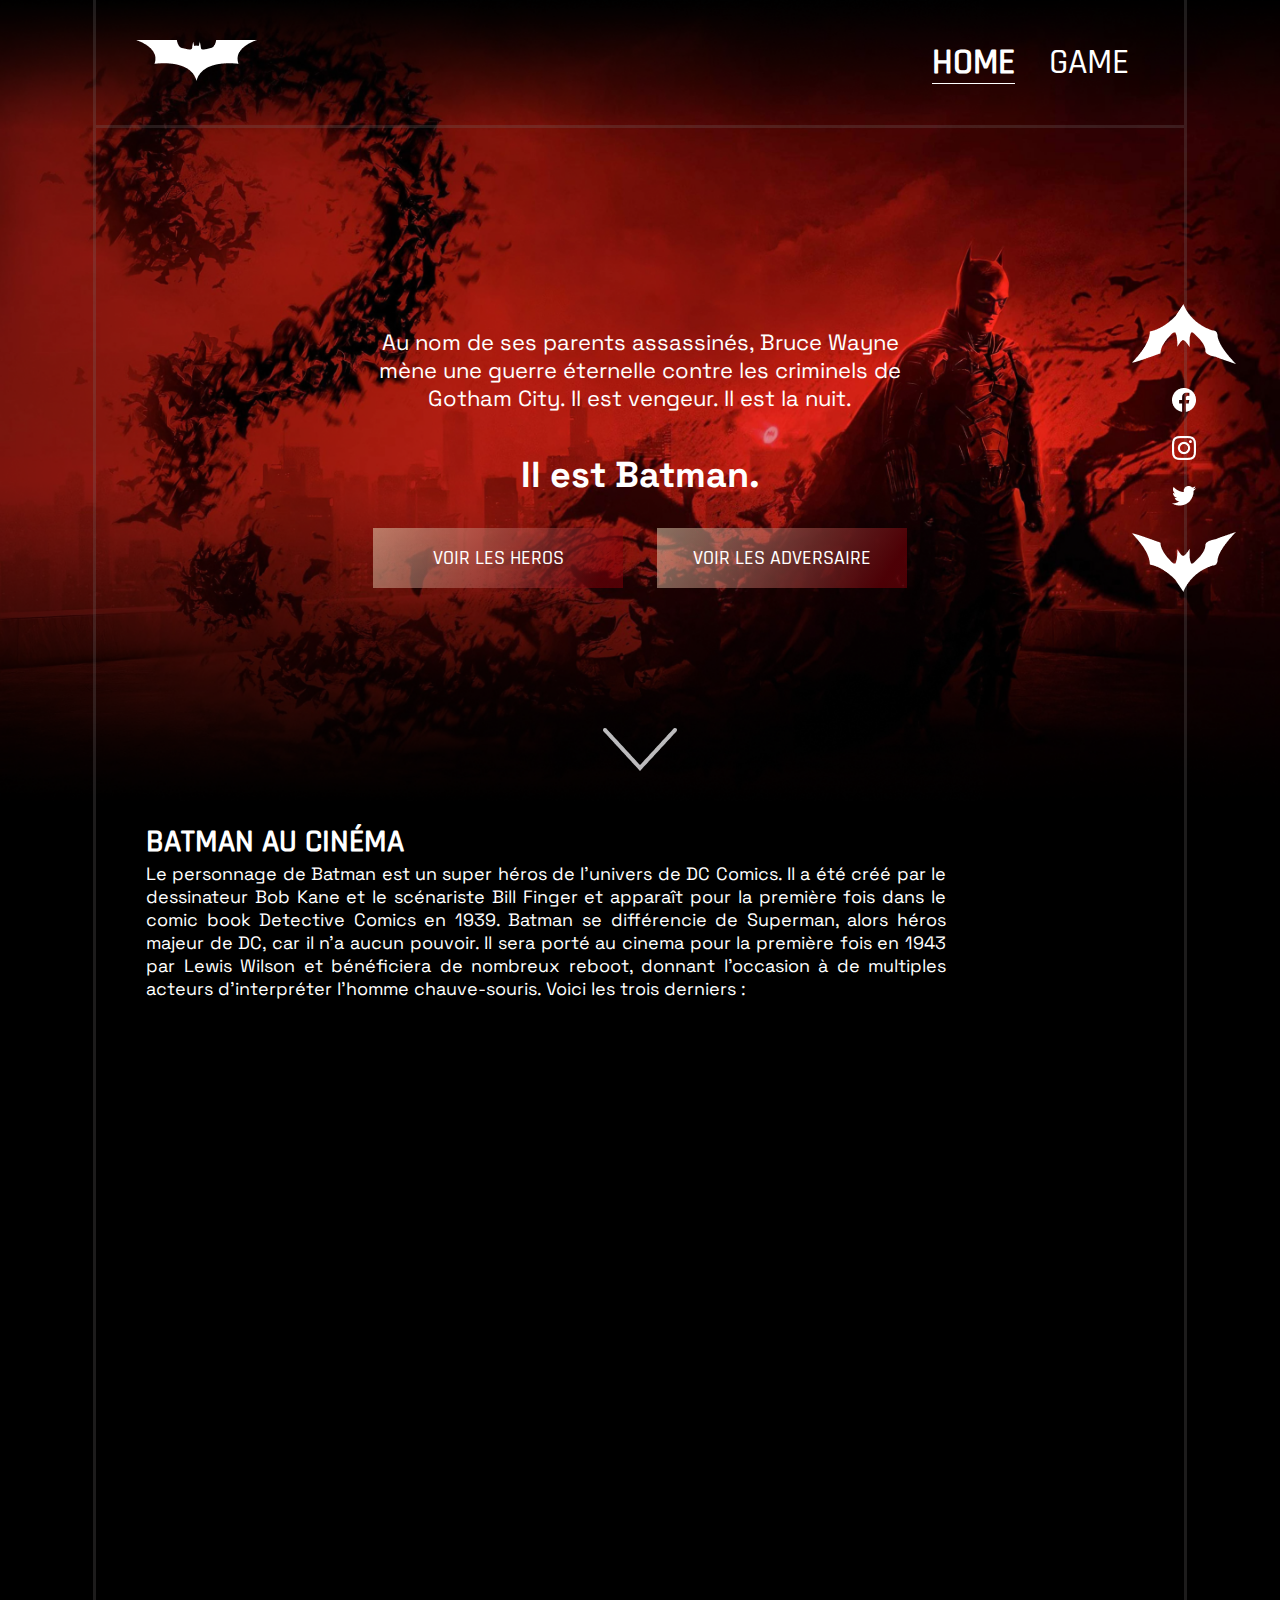
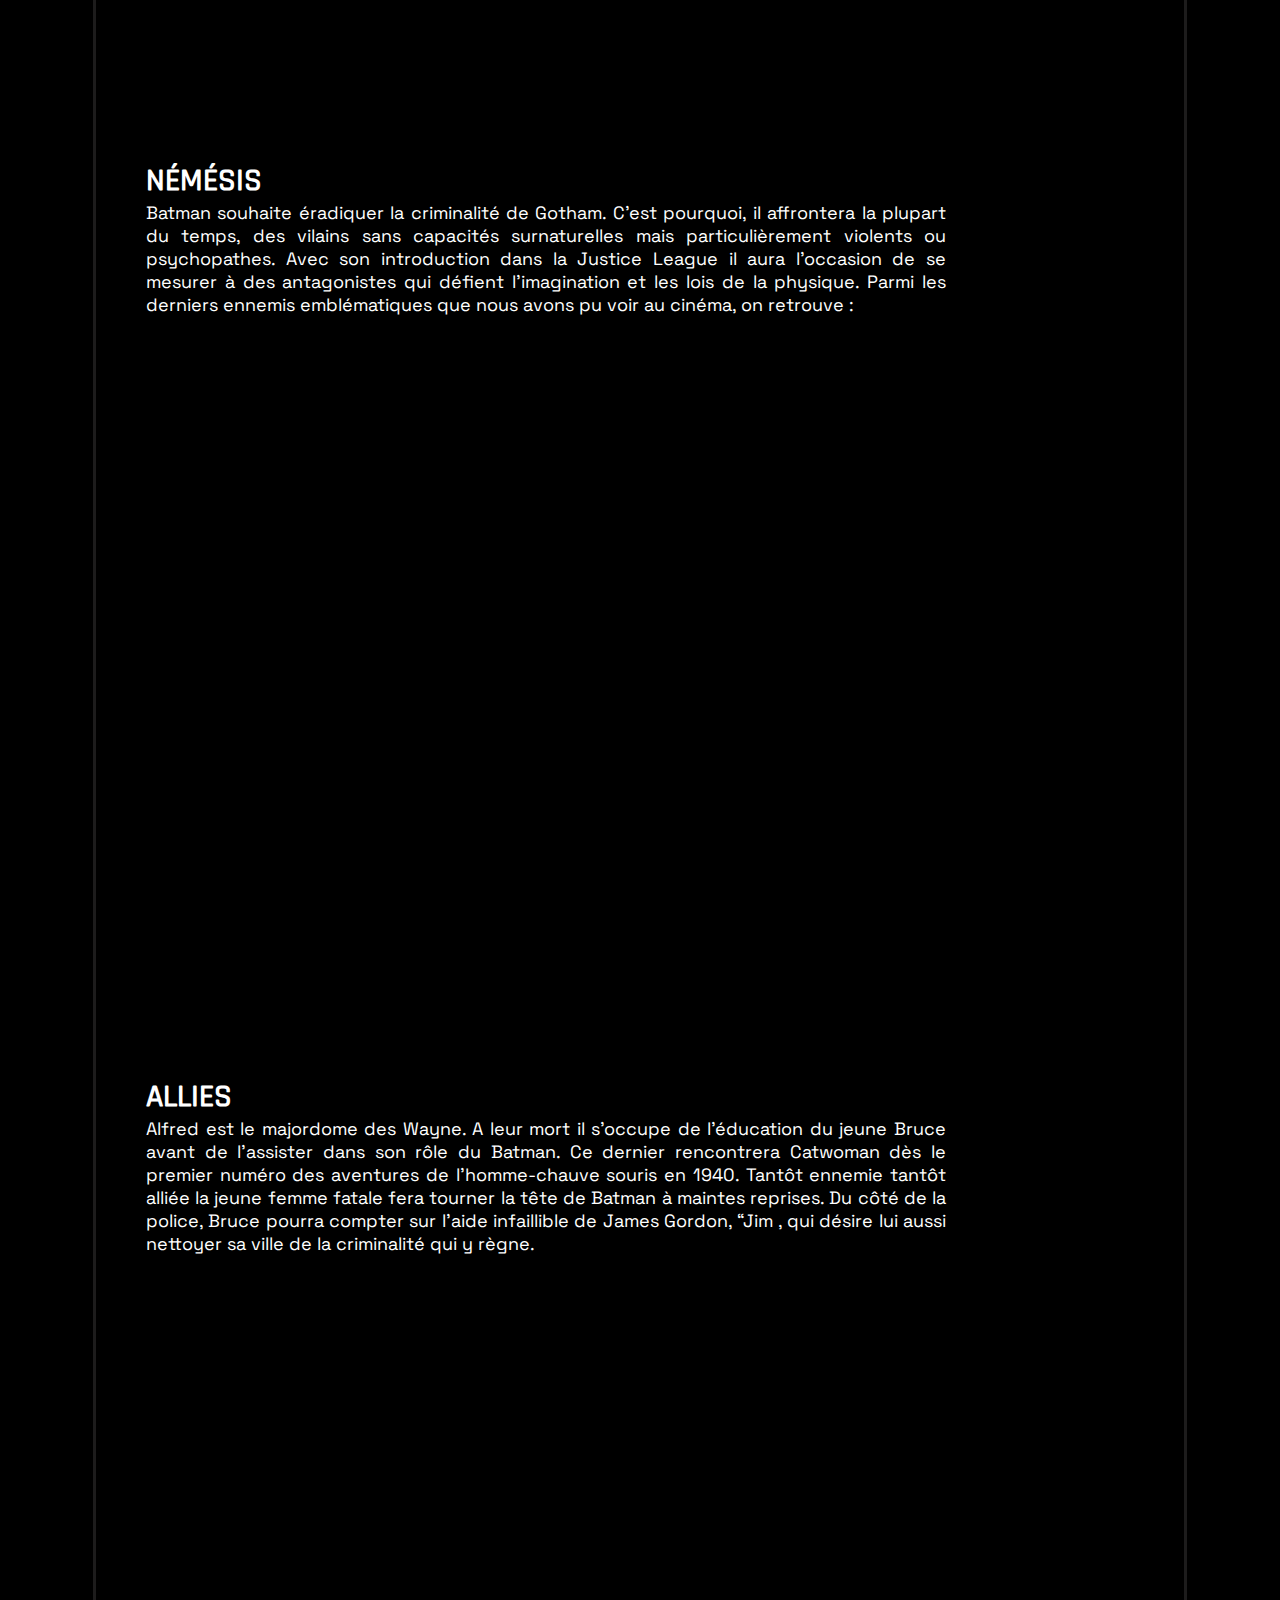
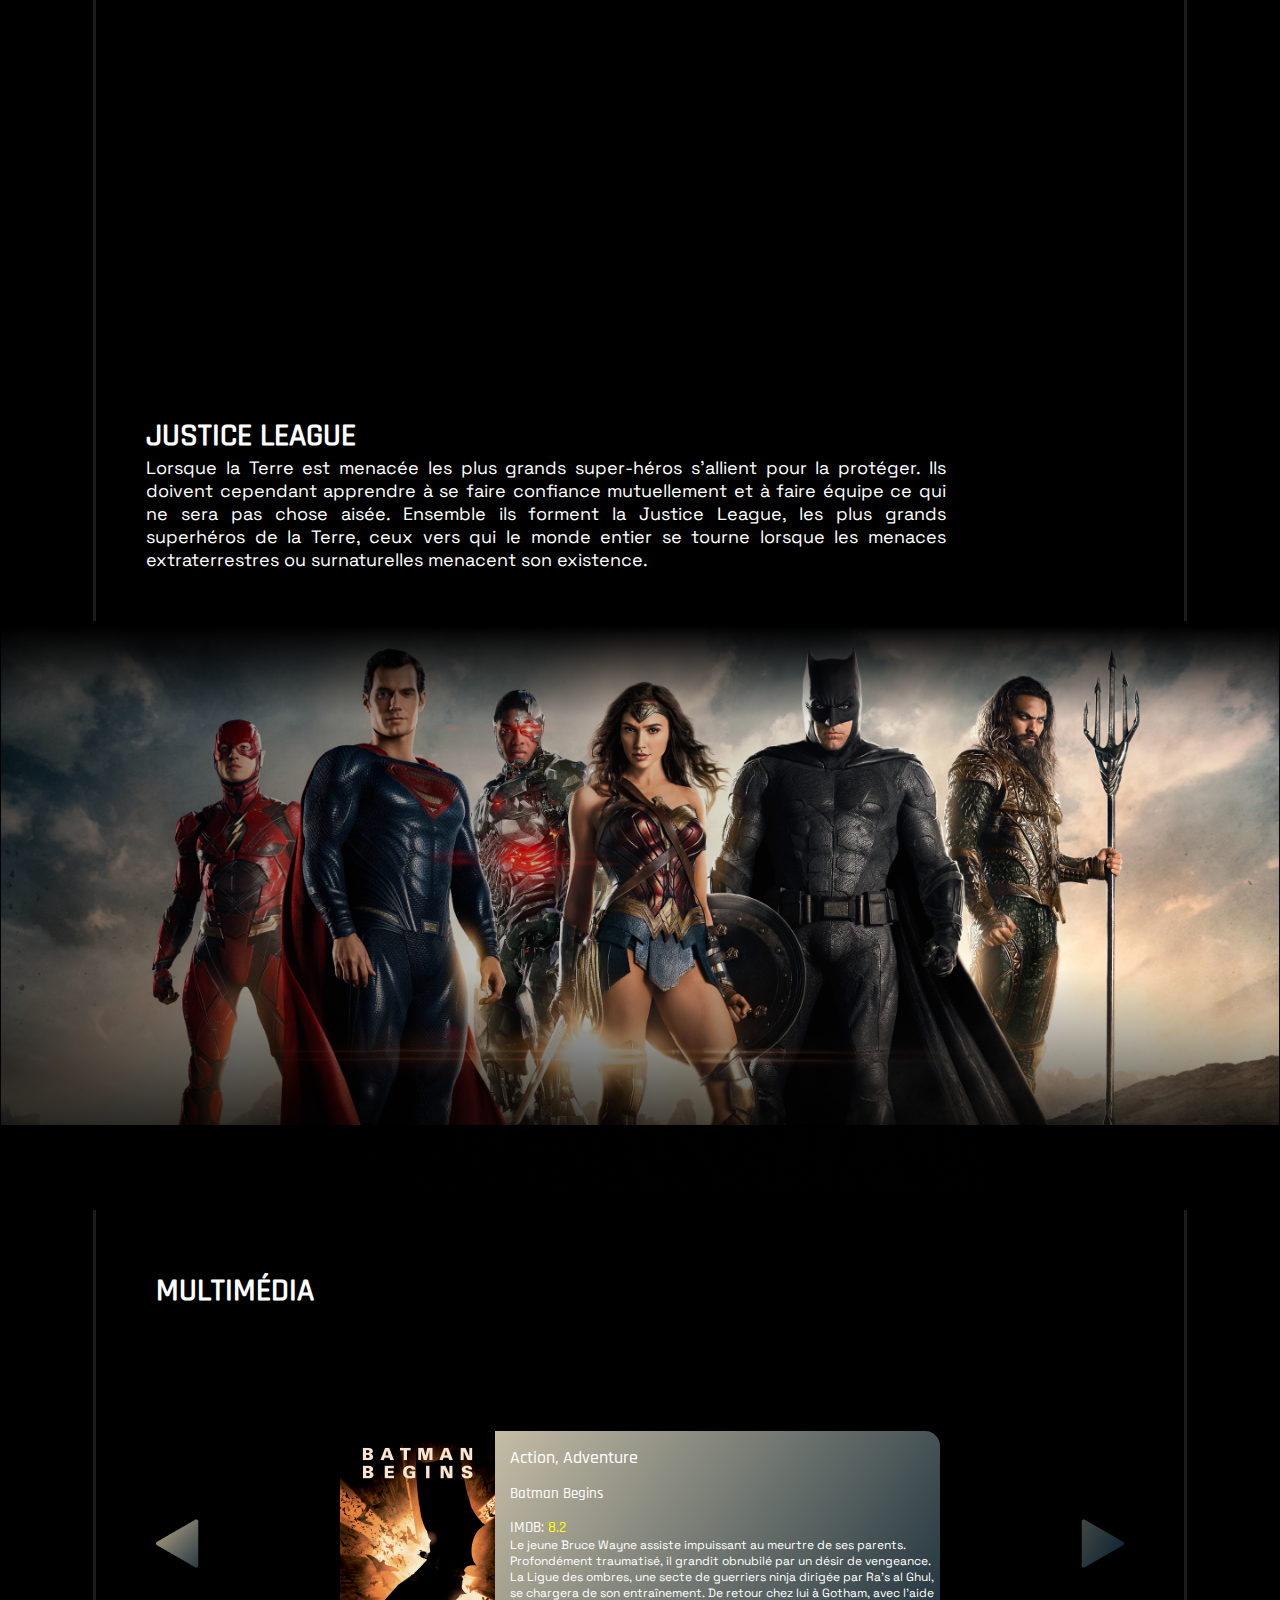
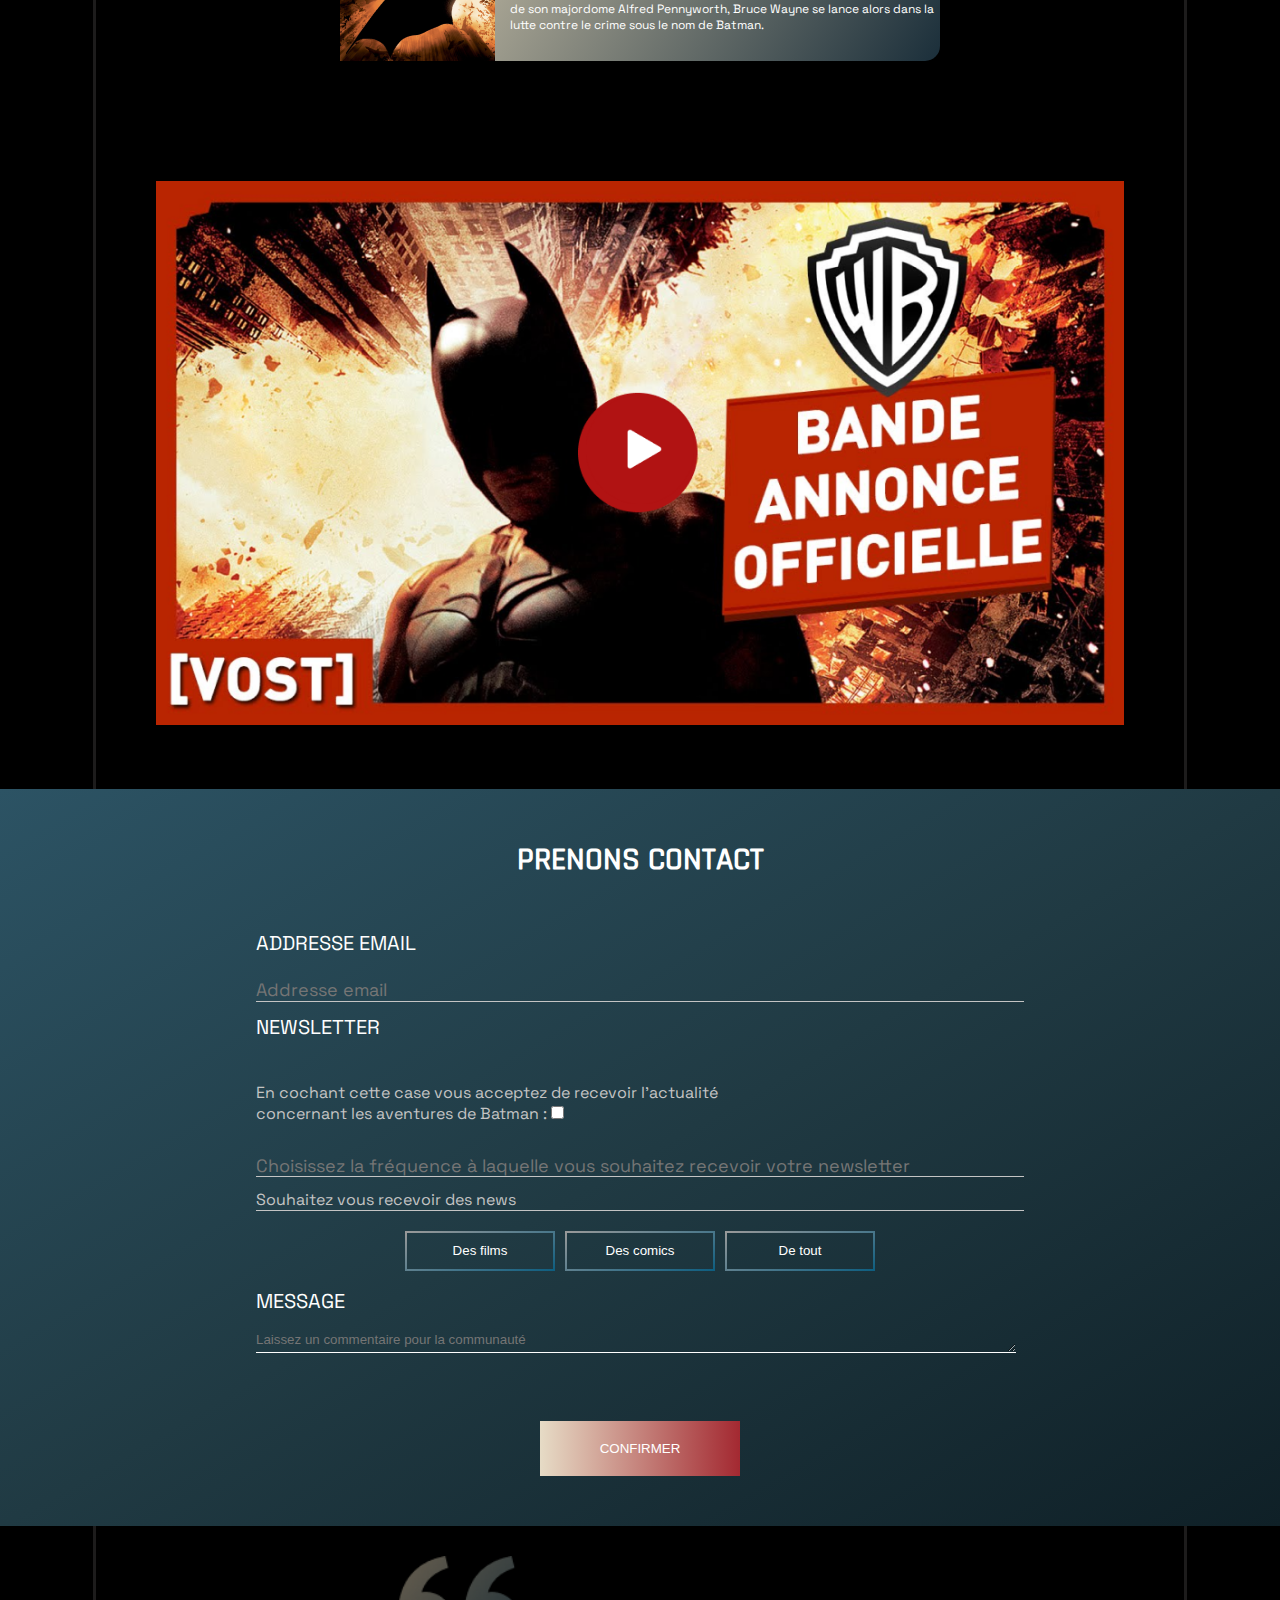
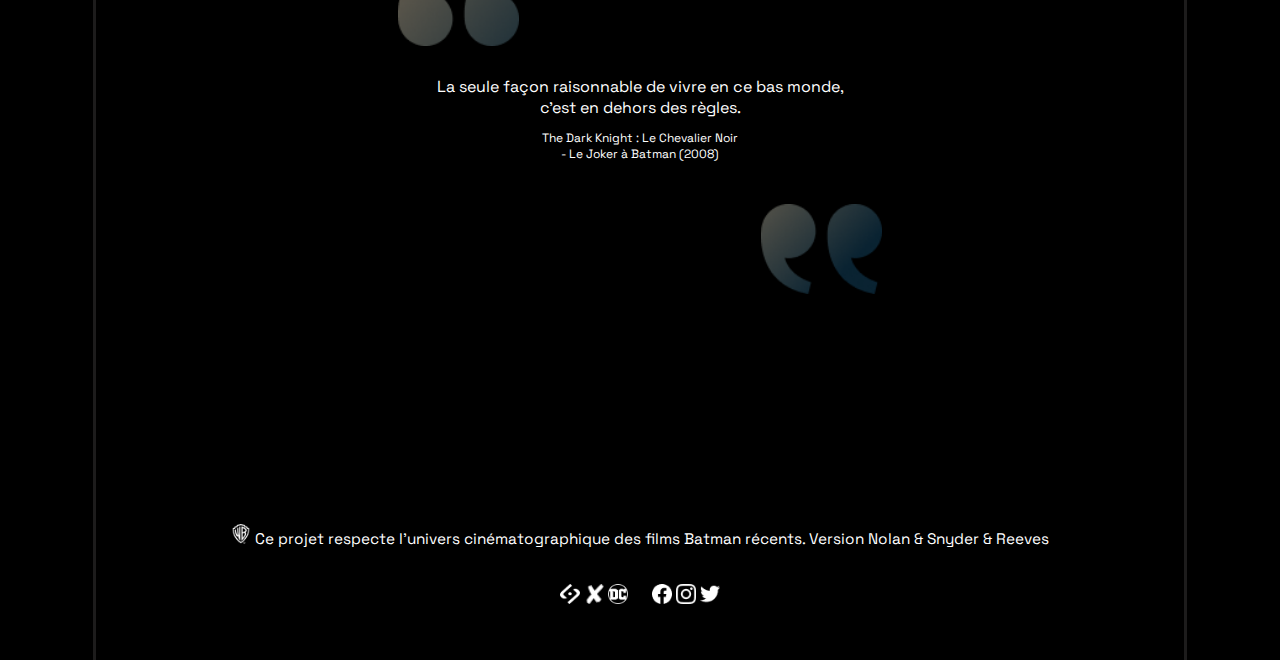
<file: index.html>
<!DOCTYPE html>
<html lang="fr">

<head>
    <meta charset="UTF-8">
    <meta http-equiv="X-UA-Compatible" content="IE=edge">
    <meta name="viewport" content="width=device-width, initial-scale=1.0">
    <title>BATMAN</title>
    <link rel="stylesheet" href="styles/styles.css">
    <script src="js/jquery-3.6.0.min.js"></script>
</head>

<body id="home_body">
    <div class="aside">
        <div class="aside-item">
            <div class="content allLogos">
                <a href="#survole-haut" class="survole"><img class="logoAside" src="Logos/logo_bat_flèche.png" alt="flèche pour remonter en haut"></a>
            </div>
            <div class="content">
                <a href=""> <img class="logoAside effet_jaune allLogos" src="Logos/icon_facebook.png" alt=""></a>
            </div>
            <div class="content">
                <a href=""> <img class="logoAside effet_jaune allLogos" src="Logos/icon_ig.png" alt=""></a>
            </div>
            <div class="content">
                <a href=""> <img class="logoAside effet_jaune allLogos" src="Logos/icon_tw.png" alt=""></a>
            </div>
            <div class="content">
                <a href="#survole_pied" class="survole "><img class="logoAside allLogos" src="Logos/logo_bat_flèche_2.png" alt="flèche pour aller vers footer"></a>
            </div>
        </div>
    </div>
    <header id="survole-haut">
        <nav class="link_header">
            <div class="link_logo">
                <a href="index.html"><img src="Logos/logohome.png" class="allLogos" alt="Logo home"></a>
            </div>
            <div class="link_header_grp">
                <a href="index.html" class="indexhome">HOME</a>
                <a href="Game.html">GAME</a>
            </div>
        </nav>
    </header>
    <!--begin section entete -->
    <div class="allBorder">
        <div class="container">
            <p class="container_paragraphe">
                Au nom de ses parents assassinés, Bruce Wayne mène une guerre éternelle contre les criminels de Gotham City. Il est vengeur. Il est la nuit.
            </p>
            <h2 class="title_batman">Il est Batman.</h2>
            <div class="container_grpButton">
                <a href="#batcine">VOIR LES HEROS</a>
                <a href="#nemesis">VOIR LES ADVERSAIRE</a>
                <div class="container_flecheDown">
                    <img src="Logos/flèche_down_header.png" alt="flèche vers le bas">
                </div>
            </div>
        </div>
        <!--end section entete -->
        <div class="box">
            <div class="box_paragraphe" id="batcine">
                <h1>BATMAN AU CINÉMA</h1>
                <p>
                    Le personnage de Batman est un super héros de l’univers de DC Comics. Il a été créé par le dessinateur Bob Kane et le scénariste Bill Finger et apparaît pour la première fois dans le comic book Detective Comics en 1939. Batman se différencie de Superman,
                    alors héros majeur de DC, car il n’a aucun pouvoir. Il sera porté au cinema pour la première fois en 1943 par Lewis Wilson et bénéficiera de nombreux reboot, donnant l’occasion à de multiples acteurs d’interpréter l’homme chauve-souris.
                    Voici les trois derniers :
                </p>
            </div>
            <div class="box_card caherOUI">
                <div class="card-item">
                    <div class="item">
                        <img src="Home/Bathome2.png" alt="" width="100%" height="auto">
                        <div class="item_actor">
                            <div class="acteur">
                                <img src="Home/rond.png" alt="" width="40px" height="auto">
                                <h6>Robert Pattinson (2022)</h6>
                            </div>
                        </div>
                    </div>

                </div>
                <div class="card-item">
                    <div class="item">
                        <img src="Home/Bathome3.png" alt="" width="100%" height="auto">
                        <div class="item_actor">
                            <div class="acteur">
                                <div class="acteur">
                                    <img src="Home/rond.png" alt="" width="40px" height="auto">

                                    <h6>Christian Bale (2006 2008 2012)</h6>
                                </div>
                            </div>
                        </div>
                    </div>

                </div>
                <div class="card-item">
                    <div class="item">
                        <img src="Home/Bathome4.png" alt="" width="100%" height="auto">
                        <div class="item_actor">
                            <div class="acteur">
                                <img src="Home/rond.png" alt="" width="100%" height="auto">
                                <h6>Ben Affleck 20016- 2017/2020 2023</h6>
                            </div>
                        </div>
                    </div>

                </div>
            </div>
        </div>
        <!-- nemesis -->
        <div class="box" id="nemesis">
            <div class="box_paragraphe">
                <h1>NÉMÉSIS</h1>
                <p>
                    Batman souhaite éradiquer la criminalité de Gotham. C’est pourquoi, il affrontera la plupart du temps, des vilains sans capacités surnaturelles mais particulièrement violents ou psychopathes. Avec son introduction dans la Justice League il aura l’occasion
                    de se mesurer à des antagonistes qui défient l’imagination et les lois de la physique. Parmi les derniers ennemis emblématiques que nous avons pu voir au cinéma, on retrouve :
                </p>
            </div>
            <div class="box_card caherOUI">
                <div class="card-item">
                    <div class="item">
                        <img src="Home/Bathome5.png" alt="" width="100%" height="auto">
                        <div class="item_actor">
                            <div class="acteur">
                                <img src="Home/rond.png" alt="" width="40px" height="auto">
                                <h6>The Riddler Paul Dano(2022)</h6>
                            </div>
                        </div>
                    </div>

                </div>
                <div class="card-item">
                    <div class="item">
                        <img src="Home/Bathome6.png" alt="" width="100%" height="auto">
                        <div class="item_actor">
                            <div class="acteur">
                                <div class="acteur">
                                    <img src="Home/rond.png" alt="" width="40px" height="auto">

                                    <h6>Le Joker Heath Ledger(2008)</h6>
                                </div>
                            </div>
                        </div>
                    </div>

                </div>
                <div class="card-item">
                    <div class="item">
                        <img src="Home/Bathome7.png" alt="" width="100%" height="auto">
                        <div class="item_actor">
                            <div class="acteur">
                                <img src="Home/rond.png" alt="" width="100%" height="auto">
                                <h6>Darkseid Ray Porter(2022)</h6>
                            </div>
                        </div>
                    </div>

                </div>
            </div>
        </div>
        <!-- ALLES -->
        <div class="box">
            <div class="box_paragraphe">
                <h1>ALLIES</h1>
                <p>
                    Alfred est le majordome des Wayne. A leur mort il s’occupe de l’éducation du jeune Bruce avant de l’assister dans son rôle du Batman. Ce dernier rencontrera Catwoman dès le premier numéro des aventures de l’homme-chauve souris en 1940. Tantôt ennemie
                    tantôt alliée la jeune femme fatale fera tourner la tête de Batman à maintes reprises. Du côté de la police, Bruce pourra compter sur l’aide infaillible de James Gordon, “Jim , qui désire lui aussi nettoyer sa ville de la criminalité
                    qui y règne.
                </p>
            </div>
            <div class="box_card caherOUI">
                <div class="card-item">
                    <div class="item">
                        <img src="Home/Bathome9.png" alt="" width="100%" height="auto">
                        <div class="item_actor">
                            <div class="acteur">
                                <img src="Home/rond.png" alt="" width="40px" height="auto">
                                <h6>Alfred Pennyworth Michael Cain(2006 2008 2012)</h6>
                            </div>
                        </div>
                    </div>

                </div>
                <div class="card-item">
                    <div class="item">
                        <img src="Home/Bathome8.png" alt="" width="100%" height="auto">
                        <div class="item_actor">
                            <div class="acteur">
                                <div class="acteur">
                                    <img src="Home/rond.png" alt="" width="40px" height="auto">

                                    <h6>Catwoman Zoé Kravitz(2008)</h6>
                                </div>
                            </div>
                        </div>
                    </div>

                </div>
                <div class="card-item">
                    <div class="item">
                        <img src="Home/Bathome10.png" alt="" width="100%" height="auto">
                        <div class="item_actor">
                            <div class="acteur">
                                <img src="Home/rond.png" alt="" width="100%" height="auto">
                                <h6>James Gordon(2014 2019)</h6>
                            </div>
                        </div>
                    </div>

                </div>
            </div>
        </div>
        <!-- Justice league -->
        <div class="box">
            <div class="box_paragraphe">
                <h1>JUSTICE LEAGUE</h1>
                <p>
                    Lorsque la Terre est menacée les plus grands super-héros s’allient pour la protéger. Ils doivent cependant apprendre à se faire confiance mutuellement et à faire équipe ce qui ne sera pas chose aisée. Ensemble ils forment la Justice League, les plus grands
                    superhéros de la Terre, ceux vers qui le monde entier se tourne lorsque les menaces extraterrestres ou surnaturelles menacent son existence.
                </p>
            </div>
        </div>
    </div>

    <div class="justiceLeague">
        <img src="Home/Bathome11.png" alt="" width="100%" height="auto">
    </div>
    <div class="allBorder2">
        <!-- Multimedia -->
        <div class="Mutli">
            <h1 class="txt_presentation">MULTIMÉDIA</h1>
            <div class="cart_faddin">
                <div class="controle">
                    <img src="Logos/icon_flèche_1.png" alt="">
                </div>
                <div class="controle">
                    <div class="cart1">
                        <img src="Home/Bathome_ba1.png" alt="">
                        <div class="article">
                            <h1>Action, Adventure</h1>
                            <h2>Batman Begins</h2>
                            <h3>IMDB: <span>8.2</span></h3>
                            <p>
                                Le jeune Bruce Wayne assiste impuissant au meurtre de ses parents. Profondément traumatisé, il grandit obnubilé par un désir de vengeance. La Ligue des ombres, une secte de guerriers ninja dirigée par Ra's al Ghul, se chargera de son entraînement. De
                                retour chez lui à Gotham, avec l'aide de son majordome Alfred Pennyworth, Bruce Wayne se lance alors dans la lutte contre le crime sous le nom de Batman.
                            </p>
                        </div>
                    </div>
                </div>
                <div class="controle">
                    <img src="Logos/icon_flèche_2.png" alt="">
                </div>
            </div>
            <div class="bande_annonce">
                <img src="Home/Bathome_ba2.png" alt="" width="100%" height="auto">
                <img src="Logos/icon_player.png" alt="" width="100%" height="auto" class="iconPlayer">
            </div>
        </div>
    </div>
    <!-- PRENOMS CONTACT -->
    <div class="contact">
        <div class="contact-bloc">
            <form action="">
                <h1>PRENONS CONTACT</h1>
                <label for="mail" class="label1">ADDRESSE EMAIL</label>
                <input type="text" id="mail" placeholder="Addresse email">
                <h3>NEWSLETTER</h3>
                <label for="nws" class="label2">En cochant cette case vous acceptez de recevoir l’actualité concernant les
            aventures de Batman : <input type="checkbox" id="nws"></label>
                <!-- dropdown list -->
                <div class="dropdown">
                    <input type="text" class="dropdown-in" disabled placeholder="Choisissez la fréquence à laquelle vous souhaitez recevoir votre newsletter">
                    <div class="dropdown-content">
                        <a href="#">Link 1</a>
                        <a href="#">Link 2</a>
                        <a href="#">Link 3</a>
                    </div>
                </div>
                <p>Souhaitez vous recevoir des news </p>
                <div class="btn-groupe">
                    <button class="allLogos">Des films</button><button class="allLogos">Des comics</button><button class="allLogos">De tout</button>
                </div>
                <h3>MESSAGE</h3>
                <textarea name="" id="" cols="30" rows="10" placeholder="Laissez un commentaire pour la communauté"></textarea>
                <div class="bloc-confirmer"><button class="confirmer allLogos">CONFIRMER</button></div>
            </form>
        </div>
    </div>
    <!-- footer section -->
    <footer class="pied">
        <div class="foot-citation">
            <div class="bloc-citation">
                <div class="sect-citation">
                    <div class="item-citation item-citation1"><img src="Logos/icon_guillemets_1.png" alt="" width="25%" height="auto"></div>
                    <div class="item-citation2">
                        <p class="citation">La seule façon raisonnable de vivre en ce bas monde, c'est en dehors des règles.</p>
                        <p class="cit2">The Dark Knight : Le Chevalier Noir <br>- Le Joker à Batman (2008)</p>
                    </div>
                    <div class="item-citation item-citation3"><img src="Logos/icon_guillemets_2.png" width="25%" height="auto" alt=""></div>
                </div>
            </div>
            <div class="nav-footer">
                <p class="petit-presentation"><img src="Logos/icon_WB.png" class="allLogos" alt="logo warner bros"> Ce projet respecte l’univers cinématographique des films Batman récents. Version Nolan & Snyder & Reeves</p>
                <div class="bloc-icon">
                    <div class="grp-icon1">
                        <img src="Logos/logo_sayna_white.png" id="logo_foot" alt="" class="allLogos">
                        <img src="Logos/icon_x.png" alt="">
                        <img src="Logos/icon_DC.png" alt="" id="logo_foot" class="allLogos">
                    </div>
                    <div class="grp-icon2" id="survole_pied">
                        <img src="Logos/icon_facebook.png" alt="logo facebook" id="logo_foot" class="allLogos">
                        <img src="Logos/icon_ig.png" alt="logo instagram" id="logo_foot" class="allLogos">
                        <img src="Logos/icon_tw.png" alt="logo twiter" id="logo_foot" class="allLogos">
                    </div>
                </div>
            </div>
        </div>
    </footer>
    <script src="js/script.js"></script>
</body>

</html>
</file>
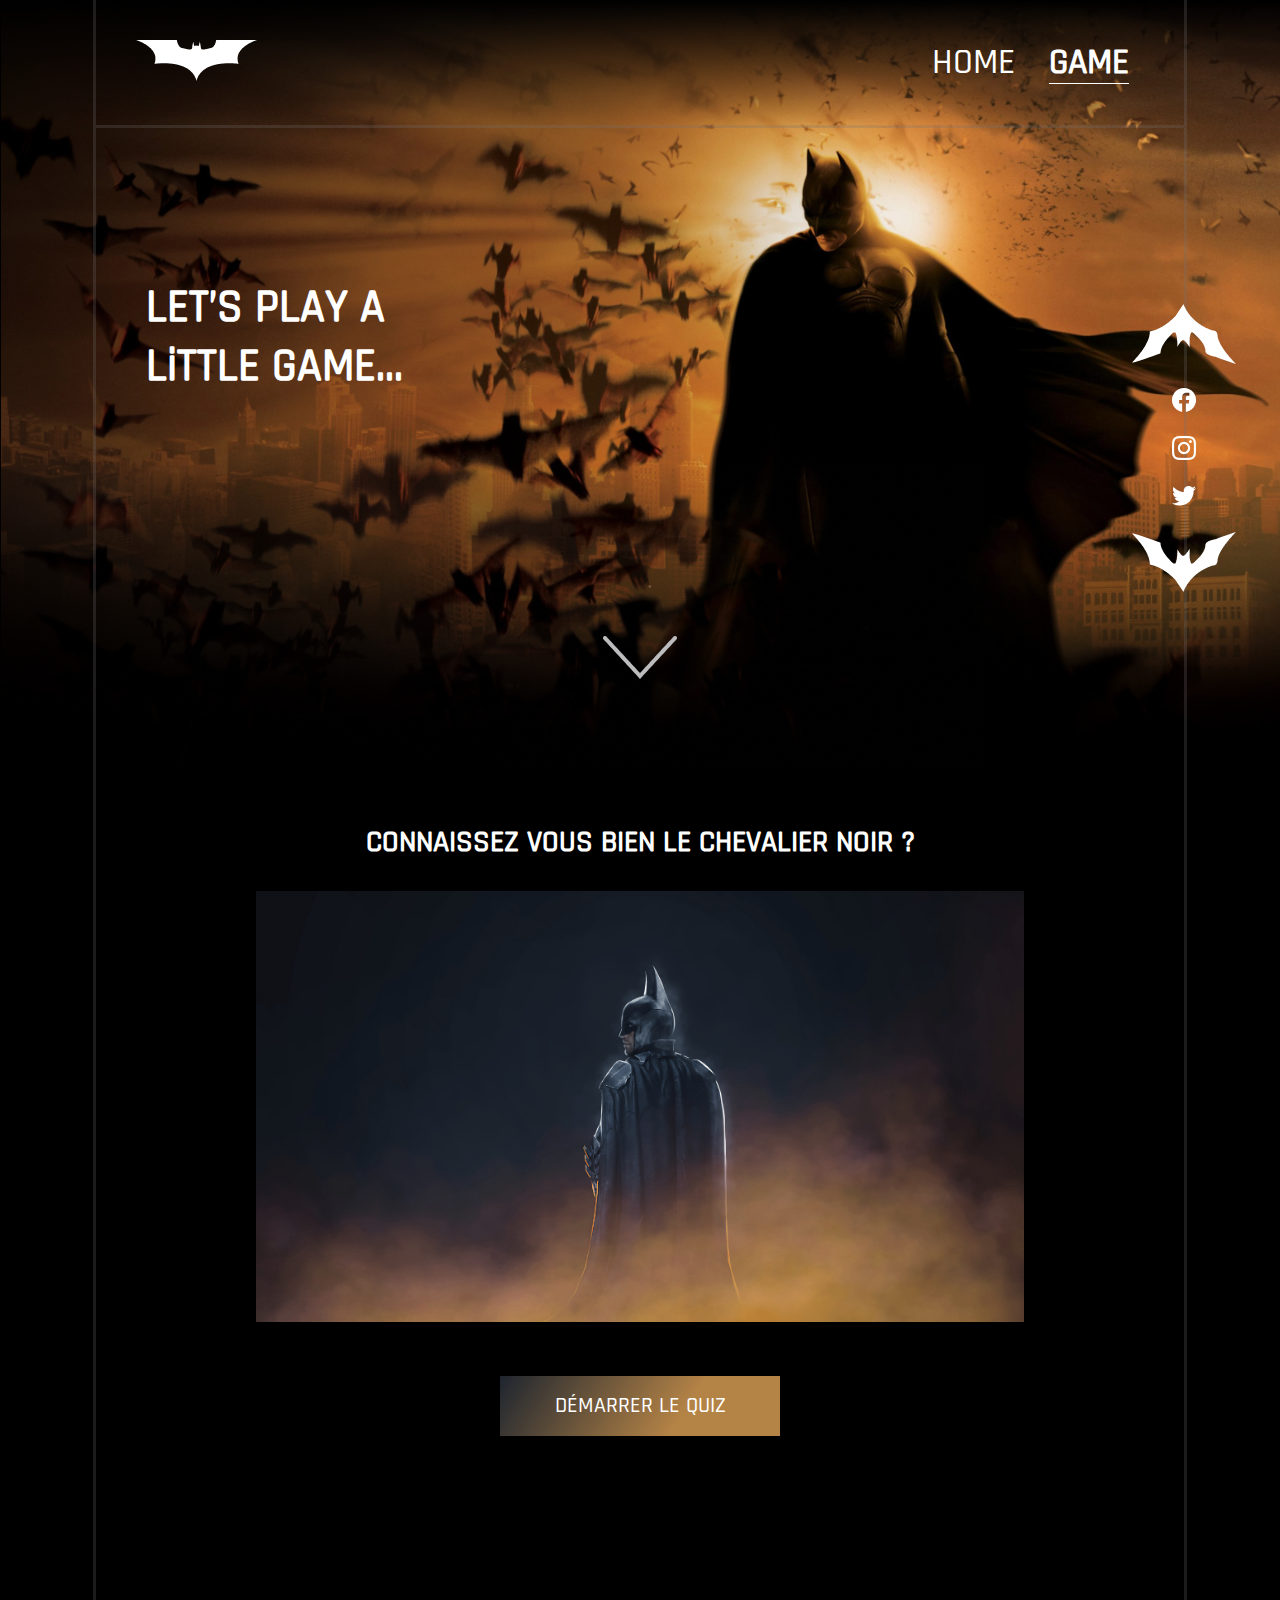
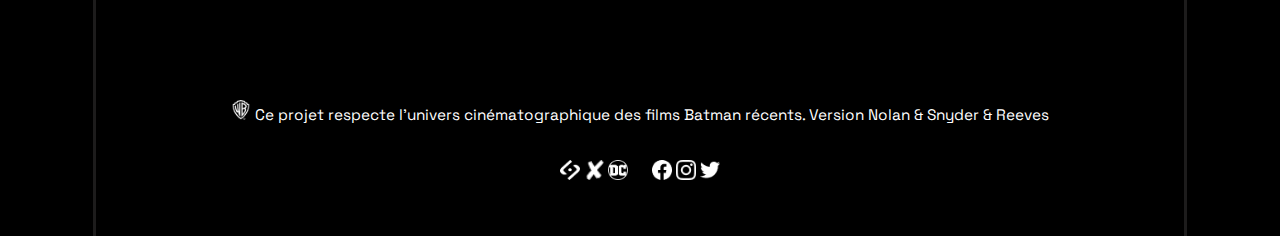
<file: game.html>
<!DOCTYPE html>
<html lang="fr">

<head>
    <meta charset="UTF-8">
    <meta http-equiv="X-UA-Compatible" content="IE=edge">
    <meta name="viewport" content="width=device-width, initial-scale=1.0">
    <title>BATMAN T4SU</title>
    <link rel="stylesheet" href="styles/styles.css">
    <script src="js/jquery-3.6.0.min.js"></script>
</head>

<body id="game_body">
    <div class="aside">
        <div class="aside-item">
            <div class="content">
                <a href="#survole-haut" class="survole allLogos3"><img class="logoAside" src="Logos/logo_bat_flèche.png" alt="flèche pour remonter en haut"></a>
            </div>
            <div class="content">
                <a href=""> <img class="logoAside effet_jaune allLogos4" src="Logos/icon_facebook.png" alt=""></a>
            </div>
            <div class="content">
                <a href=""> <img class="logoAside effet_jaune allLogos5" src="Logos/icon_ig.png" alt=""></a>
            </div>
            <div class="content">
                <a href=""> <img class="logoAside effet_jaune allLogos6" src="Logos/icon_tw.png" alt=""></a>
            </div>
            <div class="content">
                <a href="#survole_pied" class="survole "><img class="logoAside allLogos7" src="Logos/logo_bat_flèche_2.png" alt="flèche pour aller vers footer"></a>
            </div>
        </div>
    </div>
    <header id="survole-haut">
        <nav class="link_header">
            <div class="link_logo">
                <a href="index.html"><img src="Logos/logohome.png" alt="Logo home"></a>
            </div>
            <div class="link_header_grp">
                <a href="index.html">HOME</a>
                <a href="Game.html" class="indexgame">GAME</a>
            </div>
        </nav>
    </header>
    <!--begin section entete -->
    <div class="play_presentation">
        <h1 class="title_batman">LET’S PLAY A <br> LiTTLE GAME...</h1>
        <div class="container_flecheDown">
            <img src="Logos/flèche_down_header.png" alt="flèche vers le bas">
        </div>
    </div>
    <!-- ici commence le game -->
    <div class="Quizz">
        <div class="G0">
            <h1>connaissez vous bien le chevalier noir ?</h1>
            <div class="img_game">
                <img src="Game/Batgame_2.png" alt="" width="100%" height="auto">
            </div>
            <button class="quiz_btn">DÉMARRER LE QUIZ</button>
        </div>
        <div class="questions">

            <h1 style="text-align: center;"><span class="level">1</span>/<span>15</h1>
                <form>
                <div class="question_bloc">
                    <div class="img-question">
                        <img class="left" src="Game/Batgame_3.png" alt="">
                    </div>
                    
                        <div class="questionsComposition">
                                     <h1 class="quest">Question 1</h1>
                                    <div><input type="checkbox" name="val" value="0"><label class="rep1">Response1</label></div>
                                    <div><input type="checkbox" name="val" value="1"><label class="rep2">Response2</label></div>
                                    <div><input type="checkbox" name="val" value="2"><label class="rep3">Response3</label></div>                                   

                        </div>
                    
                </div>
                <div class="boutonConf">
                    <img src="Game/Batgame_18.png" alt="" width="130px" height="auto" class="left-btn">
                    <button class="validResponse">QUESTION SUIVANT</button>
                    <img src="Game/Batgame_18.png" alt="" width="130px" height="auto" class="right-btn">
                </div>
            </form>
            
        </div>

    </div>
    <!-- fin du section game -->
    <!-- footer section -->
    <footer class="pied">
        <div class="foot-citation">

            <div class="nav-footer">
                <p class="petit-presentation"><img src="Logos/icon_WB.png" alt="logo warner bros"> Ce projet respecte l’univers cinématographique des films Batman récents. Version Nolan & Snyder & Reeves</p>
                <div class="bloc-icon">
                    <div class="grp-icon1">
                        <img src="Logos/logo_sayna_white.png" id="logo_foot" alt="" class="allLogos">
                        <img src="Logos/icon_x.png" alt="">
                        <img src="Logos/icon_DC.png" alt="" id="logo_foot" class="allLogos">
                    </div>
                    <div class="grp-icon2" id="survole_pied">
                        <img src="Logos/icon_facebook.png" alt="logo facebook" id="logo_foot" class="allLogos">
                        <img src="Logos/icon_ig.png" alt="logo instagram" id="logo_foot" class="allLogos">
                        <img src="Logos/icon_tw.png" alt="logo twiter" id="logo_foot" class="allLogos">
                    </div>
                </div>
            </div>
        </div>
    </footer>
    <article class="popup">
        <div class="popup-content">
          <span class="popup-close-btn">X</span>
                <h1>
                    <span class="level">0 </span>/10
                    <span class="text-info">Remplacer</span>
                </h1>
                <div class="popup-body">
                    <!-- HERE GOES THE BODY OF THE POPUP -->
                    <p class="information-gameover">Lorem ipsum dolor sit amet consectetur adipisicing elit. Vitae minima illo possimus asperiores veritatis quas et ipsum, obcaecati, commodi quibusdam, molestiae delectus laborum provident! Velit adipisci voluptate neque possimus ipsum.</p>
                </div>
                <button id="btn-start-quizz" type="button" class="btn btn-translucent-yellow">Recommencer le quizz
          </button>
        </div>
        </article>
        <script src="js/gameTraitement.js"></script>

</body>

</html>
</file>
<file: styles/styles.css>
.container a, .item_actor .acteur {
  background: linear-gradient(123deg, rgba(237, 222, 191, 0.5) 0%, rgba(137, 0, 9, 0.5) 90%);
}

.cart1 {
  background: linear-gradient(123deg, rgb(237, 222, 191) 2%, rgba(39, 68, 85, 0.685) 100%);
}

header, .bloc-citation, .nav-footer, .play_presentation, .Quizz, .allBorder,
.allBorder2 {
  border-left: 3px solid hsla(0deg, 1%, 45%, 0.247);
  border-right: 3px solid hsla(0deg, 1%, 45%, 0.247);
}

textarea {
  font-family: "Space Grotesk", sans-serif;
  padding-top: 6px;
  width: 99%;
  height: 20px;
  border: none;
  border-bottom: 1px solid white;
  background-color: transparent;
  outline: none;
  color: #f1f1f1;
}

.btn-groupe {
  display: flex;
  flex-direction: row;
  justify-content: center;
  margin-top: 15px;
}
.btn-groupe button {
  width: 150px;
  height: 40px;
  border-image: linear-gradient(160deg, hsl(0deg, 0%, 60%), hsl(198deg, 80%, 28%)) 1;
  background-color: transparent;
  color: white;
  outline: none;
  margin: 5px;
}

.bloc-confirmer .confirmer {
  background: linear-gradient(to right, hsl(40deg, 40%, 84%), hsl(356deg, 60%, 40%));
  width: 200px;
  padding: 20px;
  text-align: center;
  color: white;
  border: none;
  outline: none;
}

.Quizz .G0 .quiz_btn, .G1 button, .boutonConf button, #btn-start-quizz {
  background: linear-gradient(123deg, rgb(30, 37, 47) 0%, rgb(180, 131, 70) 65%);
  width: 280px;
  height: 60px;
  font-family: rajhdani;
  color: white;
  font-size: 22px;
  border: none;
  outline: none;
}

.content a img:hover,
.link_logo a img:hover {
  filter: brightness(0) saturate(100%) invert(91%) sepia(53%) saturate(1342%) hue-rotate(358deg) brightness(103%) contrast(109%);
}

@font-face {
  font-family: rajhdani;
  src: url("../../police/Rajdhani-Medium.ttf");
}
@font-face {
  font-family: spaceGrotesk;
  src: url("../../police/SpaceGrotesk-VariableFont_wght.ttf");
}
* {
  margin: 0;
  padding: 0;
}

:root {
  scroll-behavior: smooth;
}

#home_body {
  background-color: #000;
  background-image: url("../Home/Bathome1.png");
  background-size: contain;
  background-repeat: no-repeat;
}

.aside {
  position: fixed;
  top: 50%;
  transform: translate(-50%, -50%);
  width: 85%;
  left: 50%;
  z-index: 2;
}
.aside .aside-item {
  display: flex;
  flex-direction: column;
  justify-content: center;
  align-items: center;
  gap: 20px;
  position: absolute;
  transform: translate(50%, -50%);
  right: 0;
}

h1 {
  font-family: rajhdani;
  color: #fff;
}

p {
  font-family: spaceGrotesk;
  color: #fff;
}

h6 {
  font-family: rajhdani;
  color: #fff;
}

header {
  margin: 0 auto;
  width: 85%;
  border-bottom: 3px solid hsla(0deg, 1%, 45%, 0.247);
}
header .link_header {
  display: flex;
  flex-direction: row;
  justify-content: space-between;
  align-items: center;
  padding: 40px;
}
header .link_header_grp a {
  font-family: rajhdani;
  color: #fff;
  font-size: 36px;
  margin-top: 0;
  margin-right: 15px;
  margin-left: 15px;
  text-decoration: none;
}
header .link_header .indexhome {
  font-weight: bold;
  text-decoration: underline;
  text-decoration-thickness: 1px;
  text-underline-offset: 0.6rem;
}
header .link_header .indexgame {
  font-weight: bold;
  text-decoration: underline;
  text-decoration-thickness: 1px;
  text-underline-offset: 0.6rem;
}

.container {
  margin: 0 auto;
  display: flex;
  flex-direction: column;
  justify-content: center;
  align-items: center;
}
.container_paragraphe {
  margin-top: 200px;
  margin-right: 0;
  margin-left: 0;
  width: 570px;
  font-family: spaceGrotesk;
  color: #fff;
  text-align: center;
  font-size: 22px;
}
.container .title_batman {
  margin-top: 40px;
  margin-right: 0;
  margin-left: 0;
  font-family: spaceGrotesk;
  font-size: 36px;
  color: #fff;
}
.container_grpButton {
  margin-top: 30px;
  margin-right: 0;
  margin-left: 0;
}
.container a {
  font-family: rajhdani;
  color: #fff;
  font-size: 20px;
  text-decoration: none;
  display: inline-block;
  width: 250px;
  text-align: center;
  line-height: 60px;
  margin-top: 0;
  margin-right: 15px;
  margin-left: 15px;
}
.container_flecheDown {
  display: flex;
  flex-direction: column;
  justify-content: center;
  align-items: center;
  margin-top: 140px;
  margin-right: 0;
  margin-left: 0;
}

.box {
  padding: 50px;
  margin: auto;
  position: relative;
}
.box_paragraphe {
  width: 800px;
}
.box_paragraphe p {
  text-align: justify;
  font-size: 18px;
}
.box_card {
  margin-top: 60px;
  margin-right: 0;
  margin-left: 0;
}
.box_card {
  display: flex;
  flex-direction: row;
  justify-content: space-between;
  align-items: center;
  width: 100%;
  background-color: black;
}

.item_actor {
  background: rgba(180, 131, 70, 0.1);
  border-top: 1px rgba(78, 65, 29, 0.7137254902) solid;
  height: 80px;
  display: flex;
  flex-direction: row;
  justify-content: center;
  align-items: center;
  position: relative;
}
.item_actor .acteur {
  display: flex;
  flex-direction: column;
  justify-content: center;
  align-items: center;
  width: 240px;
  height: 70px;
  border-radius: 40px;
}
.item_actor .acteur img {
  position: absolute;
  width: 80px;
  top: 7px;
  left: 15px;
}
.item_actor .acteur h6 {
  margin-top: 0;
  margin-right: 0;
  margin-left: 5px;
  font-size: 10px;
  width: 120px;
  text-align: center;
}

.Mutli {
  margin: 0 auto;
}
.Mutli .txt_presentation {
  padding: 60px;
}

.cart_faddin {
  display: flex;
  flex-direction: row;
  justify-content: space-between;
  align-items: center;
  padding: 60px;
}

.cart1 {
  width: 600px;
  border-top-right-radius: 15px;
  border-bottom-right-radius: 15px;
  display: flex;
  flex-direction: row;
  color: #fff;
}
.cart1 h1 {
  font-size: 18px;
  font-weight: 300;
  margin: 15px;
}
.cart1 h2 {
  font-family: rajhdani;
  font-size: 15px;
  font-weight: 300;
  margin: 15px;
}
.cart1 h3 {
  font-family: rajhdani;
  font-size: 15px;
  font-weight: 300;
  margin-top: 0;
  margin-right: 0;
  margin-left: 15px;
}
.cart1 h3 span {
  color: #FFFF00;
}
.cart1 p {
  font-size: 12px;
  margin-top: 0;
  margin-right: 0;
  margin-left: 15px;
}

.bande_annonce {
  padding: 60px;
  position: relative;
}
.bande_annonce .iconPlayer {
  width: 10%;
  position: absolute;
  top: 41%;
  right: 45%;
  cursor: pointer;
}

.dropdown-in {
  position: relative;
  display: inline-block;
  width: 99%;
  height: 20px;
  background-color: transparent;
  border: none;
  border-bottom: 1px solid white;
  outline: none;
}

/* Dropdown Content (Hidden by Default) */
.dropdown {
  margin-top: 10px;
}

.dropdown-content {
  font-family: spaceGrotesk;
  margin-top: 20px;
  display: none;
  position: absolute;
  background-color: #f9f9f9;
  min-width: 160px;
  box-shadow: 0px 8px 16px 0px rgba(0, 0, 0, 0.2);
  z-index: 1;
}

/* Links inside the dropdown */
.dropdown-content a {
  color: black;
  padding: 12px 16px;
  text-decoration: none;
  display: block;
}

/* Change color of dropdown links on hover */
.dropdown-content a:hover {
  background-color: #f1f1f1;
}

/* Show the dropdown menu on hover */
.dropdown:hover .dropdown-content {
  display: block;
  margin-top: 0px;
  width: 59.5%;
}

.contact {
  background: linear-gradient(to top left, #0f2027, #203a43, #2c5364);
  width: 100%;
  color: white;
}
.contact-bloc {
  margin: 0 auto;
  width: 60%;
}
.contact form h1 {
  text-align: center;
  padding: 50px;
}
.contact form label {
  font-family: spaceGrotesk;
  font-weight: 400;
}
.contact form .label1,
.contact form h3 {
  font-size: 20px;
}
.contact form .label2 {
  display: inline-block;
  width: 65%;
  margin-top: 30px;
  margin-right: 0;
  margin-left: 0;
  font-family: spaceGrotesk;
  font-weight: 400;
  color: #C4C4C4;
}
.contact form input[type=text] {
  width: 100%;
  padding-top: 10px;
  font-family: spaceGrotesk;
  margin-top: 12px;
  margin-right: 0;
  margin-left: 0;
  outline: none;
  border: none;
  background-color: transparent;
  border-bottom: 1px solid #C4C4C4;
  color: white;
  font-size: 18px;
}
.contact form p {
  margin-top: 12px;
  border-bottom: 1px solid #c4c4c4;
  color: #C4C4C4;
}
.contact form h3 {
  font-family: spaceGrotesk;
  font-weight: 400;
  margin-top: 12px;
  margin-right: 0;
  margin-left: 0;
  margin-bottom: 12px;
}

.bloc-confirmer {
  margin-top: 14px;
  padding: 50px;
  text-align: center;
}
.bloc-citation {
  width: 85%;
  margin: 0 auto;
  display: flex;
  flex-direction: row;
  justify-content: center;
  align-items: center;
}
.bloc-citation .sect-citation {
  width: 50%;
}

.citation {
  max-width: 80%;
  text-align: center;
  display: block;
}

.item-citation {
  display: flex;
  padding: 30px;
}

.item-citation2 {
  display: flex;
  flex-direction: column;
  align-items: center;
}

.cit2 {
  margin: 12px;
  font-size: 12px;
  text-align: center;
  width: 200px;
}

.item-citation3 {
  justify-content: flex-end;
}

.nav-footer {
  text-align: center;
  padding-top: 200px;
  padding-bottom: 40px;
}

.petit-presentation {
  font-size: 1.2vw;
  line-height: 20px;
}

.petit-presentation > img {
  width: 20px;
}

.bloc-icon {
  margin-top: 23px;
  display: flex;
  flex-direction: row;
  justify-content: center;
  align-items: center;
}

.bloc-icon > div {
  margin: 12px;
}

.bloc-icon > div > img {
  width: 20px;
  height: 20px;
}

.nav-footer {
  width: 85%;
  margin: 0 auto;
}

.corp {
  margin-left: -91000px;
}

.bgclick {
  background-color: rgba(73, 162, 201, 0.6980392157);
  border: solid 1px #70aec9;
}

#game_body {
  background-color: #000;
  background-image: url("../Game/Batgame_1.png");
  background-size: contain;
  background-repeat: no-repeat;
}

.play_presentation {
  margin: 0 auto;
  width: 85%;
  color: white;
}
.play_presentation h1 {
  font-family: rajhdani;
  font-size: 46px;
  padding-left: 50px;
  padding-top: 150px;
  padding-bottom: 100px;
}
.play_presentation .container_flecheDown {
  padding-bottom: 80px;
}

.Quizz {
  margin: 0 auto;
  width: 75%;
  padding: 5%;
}
.Quizz .G0 {
  display: flex;
  flex-direction: column;
  justify-content: center;
  align-items: center;
}
.Quizz .G0 h1 {
  text-transform: uppercase;
  font-size: 30px;
}
.Quizz .G0 .img_game {
  margin-top: 30px;
  width: 80%;
}
.Quizz .G0 .quiz_btn {
  margin-top: 50px;
}

.G1 h1 {
  text-align: center;
  padding-top: 80px;
  padding-bottom: 80px;
}
.G1 button {
  margin-top: 40px;
}

.link_header_grp a:hover {
  font-weight: bold;
  text-decoration: underline;
  text-decoration-thickness: 1px;
  text-underline-offset: 0.6rem;
}

.justiceLeague {
  margin-top: 5px;
  margin-bottom: 10px;
}

.container,
.box,
.justiceLeague,
.Mutli,
.contact {
  position: relative;
  animation: mymove 3s;
}

@keyframes mymove {
  from {
    left: -100%;
  }
  to {
    left: 0%;
  }
}
.allBorder,
.allBorder2 {
  width: 85%;
  margin: 0 auto;
}

.item_actor {
  visibility: hidden;
  position: absolute;
  bottom: 0;
  width: 100%;
  height: 120px;
}

.box_card {
  height: 600px;
}

.box_card .item {
  position: relative;
}

.box_card .item:hover {
  transform: scale(1.1);
  transition-duration: 1s;
}
.box_card .item:hover .item_actor {
  visibility: visible;
}

.caherOUI {
  opacity: 0;
  transform: translateX(-200px);
}

.caherNON {
  opacity: 1;
  transform: translateX(0);
  transition: 800ms;
}

@keyframes changeOpacity {
  0% {
    opacity: 1;
    background-color: rgb(0, 77, 243);
    border: 1px solid rgb(182, 0, 0);
  }
}
.question_bloc {
  display: flex;
  flex-direction: row;
  justify-content: flex-end;
  margin-top: 50px;
}
.question_bloc .img-question {
  width: 300px;
}
.question_bloc .questionsComposition {
  width: 650px;
}
.question_bloc .questionsComposition div {
  color: #fff;
  background-color: #C4C4C4;
  margin: 5px;
  padding: 8px;
}
.question_bloc .questionsComposition div label {
  font-size: 24px;
  margin-left: 10px;
}

.boutonConf {
  display: flex;
  flex-direction: row;
  justify-content: center;
}
.boutonConf button {
  margin-top: 100px;
}

.popup {
  position: absolute;
  width: 70%;
  top: 220px;
  left: 250px;
}
.popup-content {
  background: linear-gradient(103deg, #665228, #9f682a);
  width: 80%;
  max-width: 500px;
  margin: 0 auto;
  text-align: center;
  border-radius: 4px;
  padding: 4rem 2rem;
  box-shadow: 0 0 10rem 0 rgba(0, 0, 0, 0.5);
  position: relative;
}
.popup-content h1 {
  text-decoration: underline;
}
.popup-close-btn {
  position: absolute;
  right: 1rem;
  top: 0.75rem;
  cursor: pointer;
  color: white;
}
.popup-title {
  margin-bottom: 3.5rem;
  display: inline-block;
  position: relative;
  text-transform: uppercase;
}
.popup-title::after {
  content: "";
  position: absolute;
  top: 102%;
  left: 0;
  width: 100%;
}
.popup-body {
  margin-bottom: 3.5rem;
}

/*# sourceMappingURL=styles.css.map */
</file>
